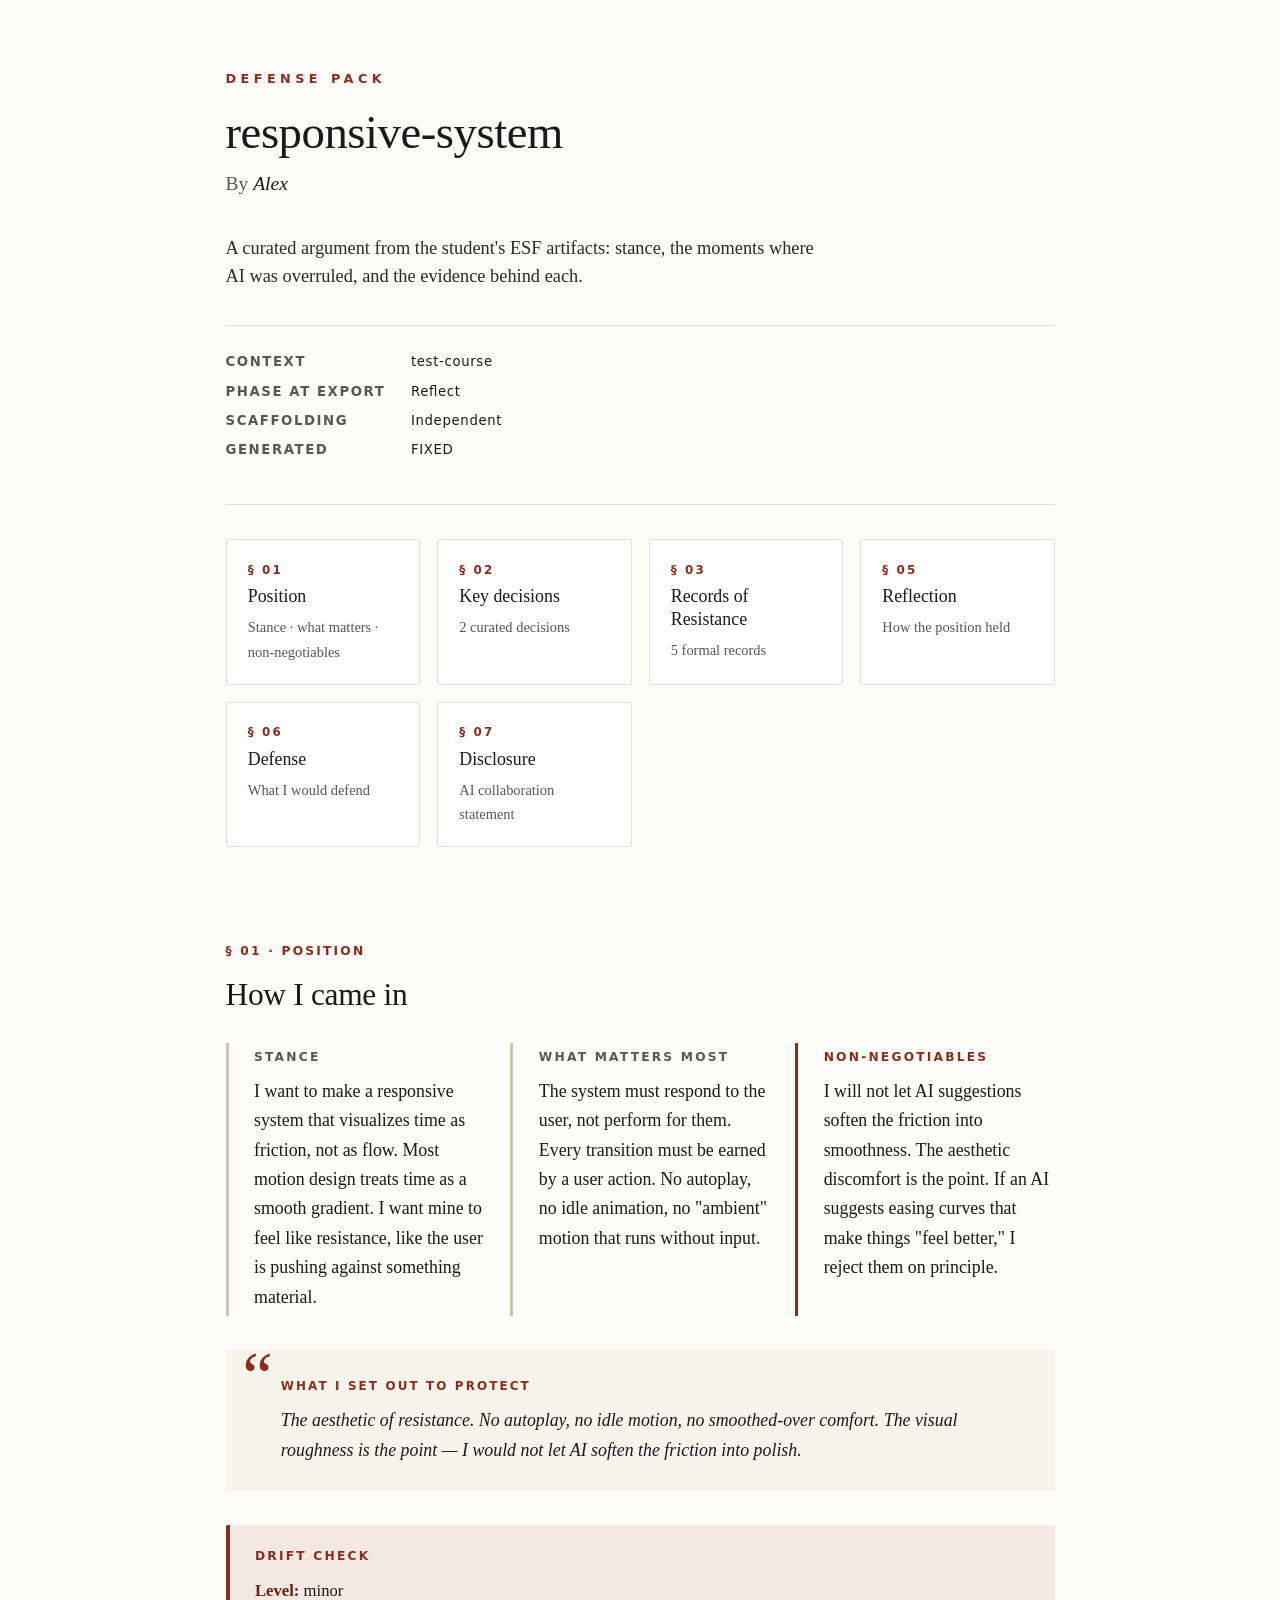
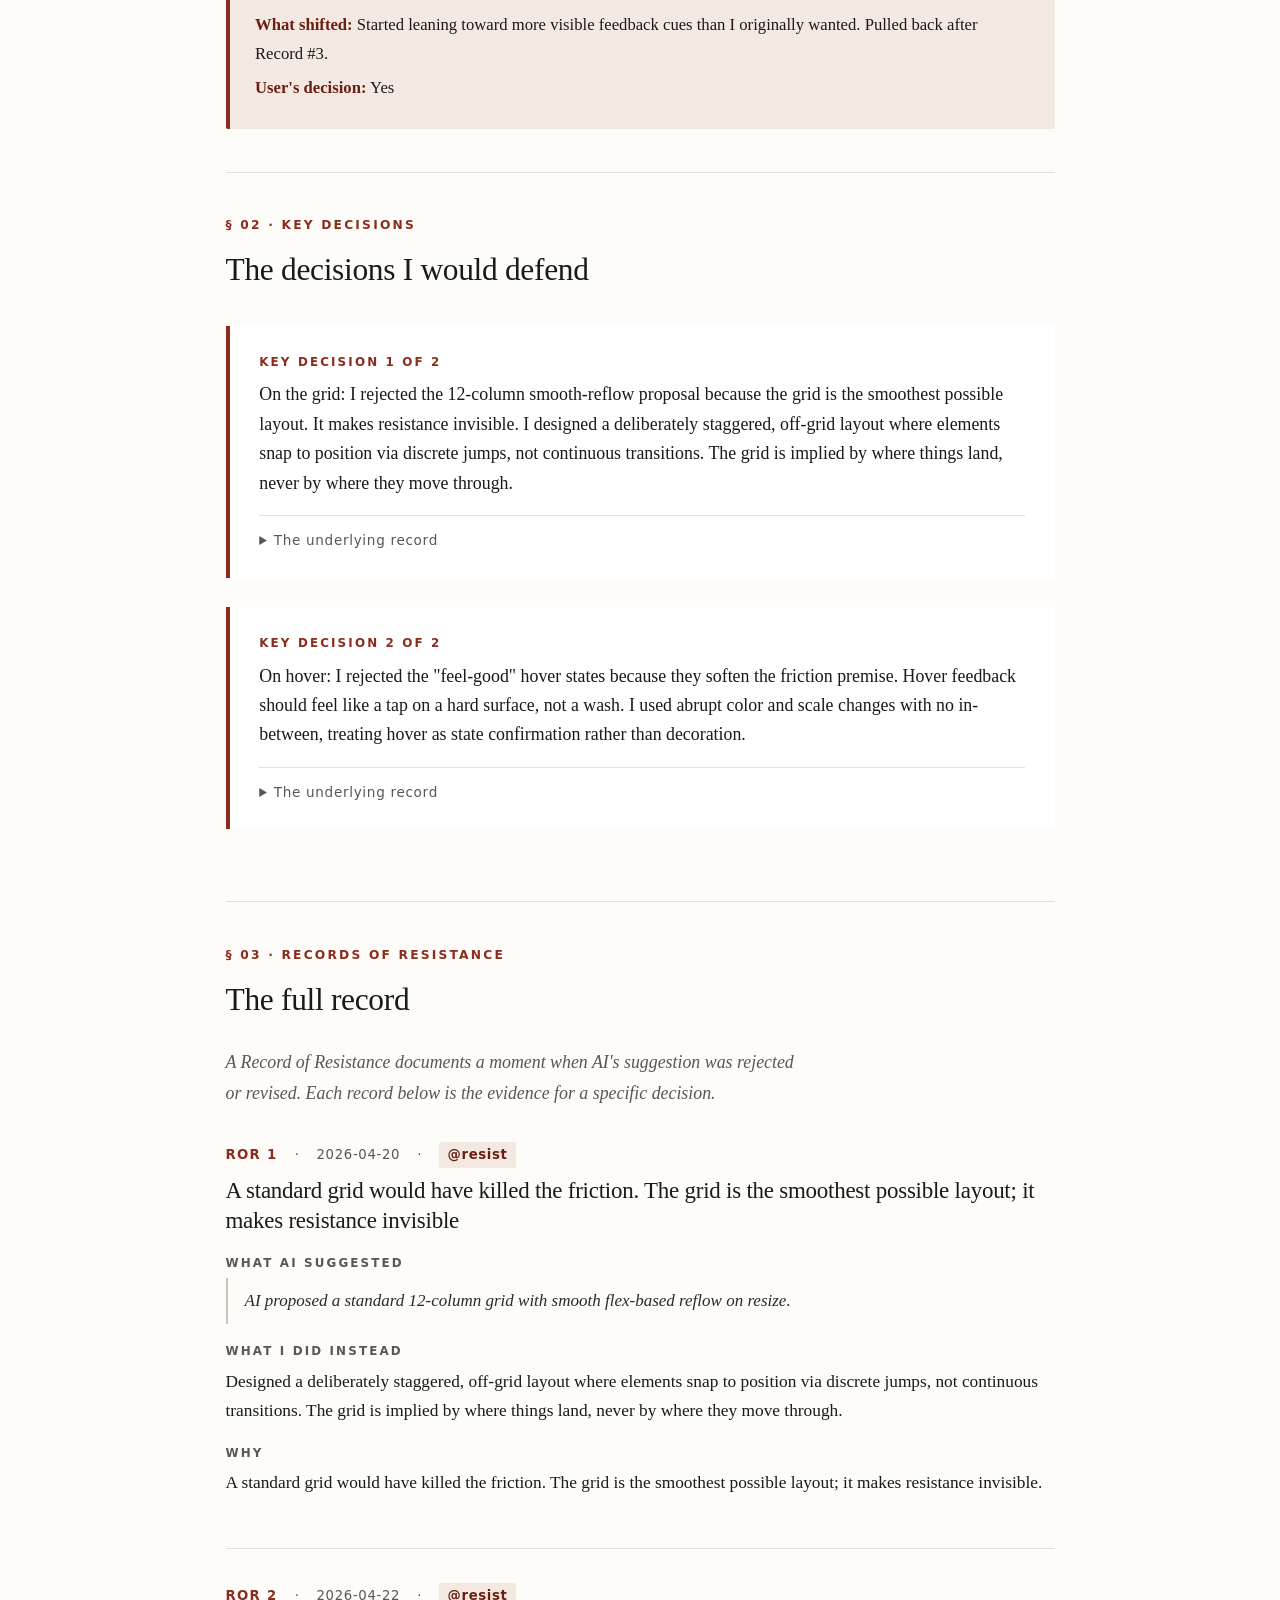
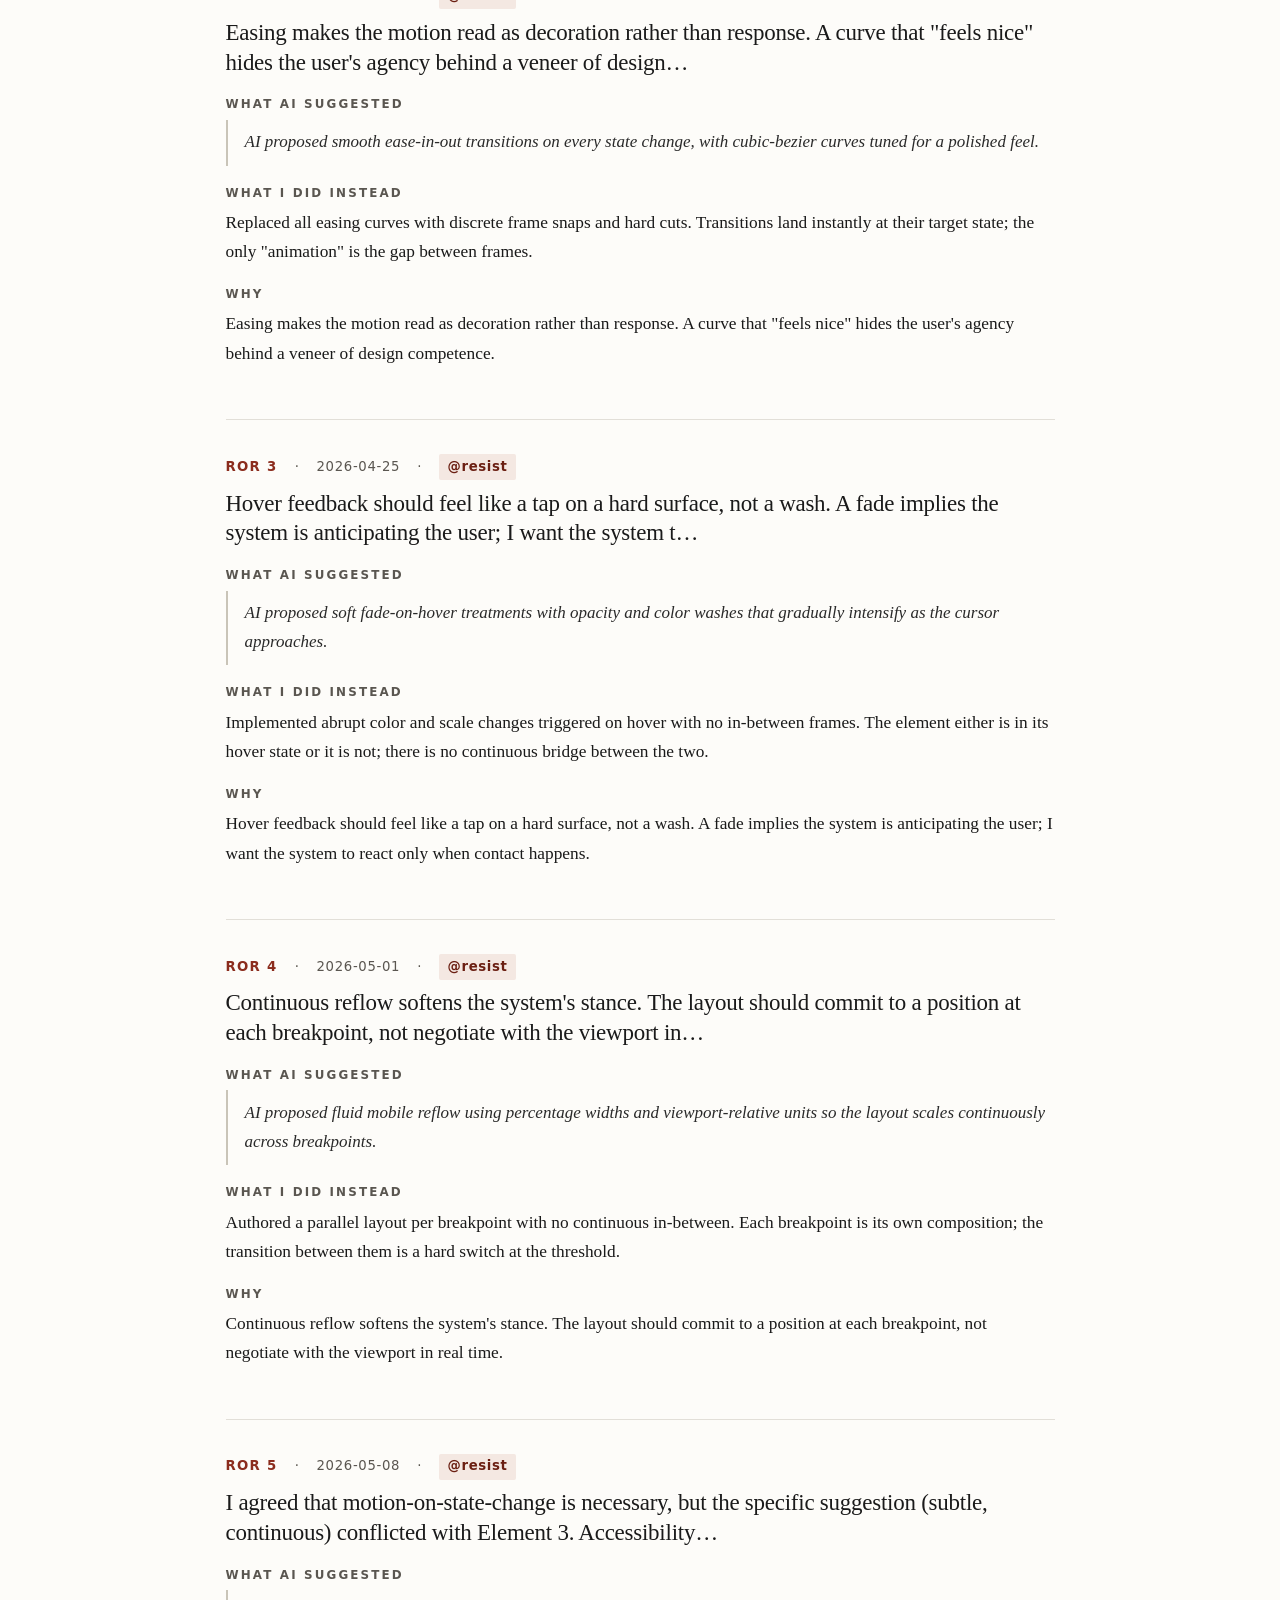
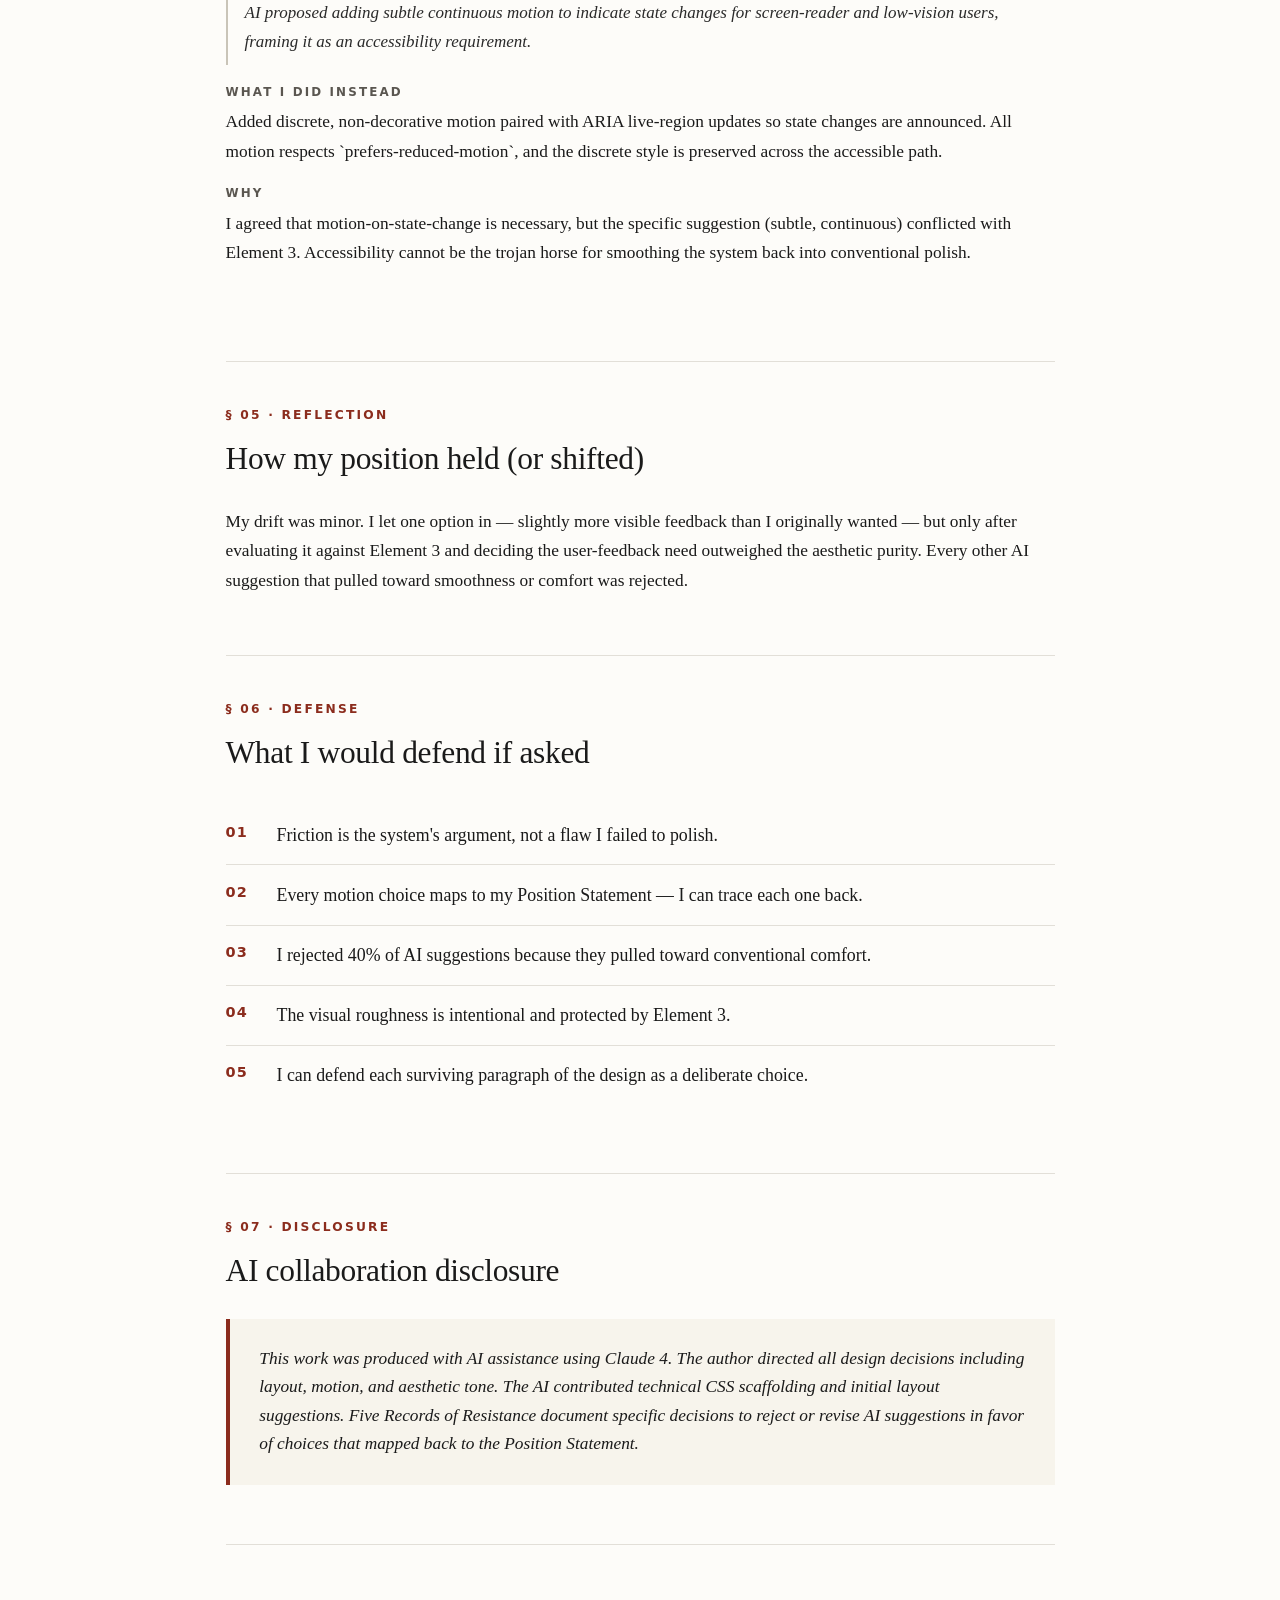
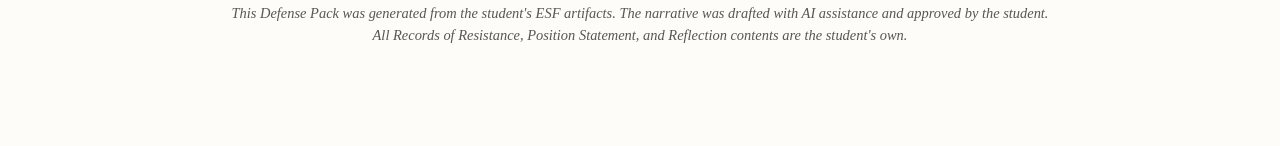
<file: examples/defense-pack/defense-pack.html>
<!doctype html>
<html lang="en">
<head>
  <meta charset="utf-8">
  <meta name="viewport" content="width=device-width, initial-scale=1">
  <title>Defense Pack — responsive-system</title>
  <style>/* Defense Pack — process-book-inspired single-page aesthetic.
   Scholarly typography, left-aligned hero, equal-weight section cards as
   visual TOC, records of resistance featured as full-width sequential
   evidence rather than buried in a collapsed appendix. */

:root {
  --ink: #1a1a1a;
  --ink-soft: #2a2a2a;
  --paper: #fdfcf9;
  --paper-tint: #f7f4ec;
  --rule: #e2dfd8;
  --rule-strong: #c9c4b8;
  --accent: #8b2c1d;
  --accent-soft: #f4e8e2;
  --accent-strong: #6b1f12;
  --muted: #5a5650;
  --warn-bg: #fff8e1;
  --warn-rule: #b45309;
  --critical-bg: #fde8e6;
  --critical-rule: #991b1b;

  font-family: "Iowan Old Style", "Palatino Linotype", "Book Antiqua", Palatino, Georgia, serif;
  font-feature-settings: "kern" 1, "liga" 1, "onum" 1;
  color: var(--ink);
  background: var(--paper);
  line-height: 1.7;
  font-size: 17px;
}

* { box-sizing: border-box; }

body {
  max-width: 880px;
  margin: 0 auto;
  padding: 0 1.5rem 4rem;
}

/* ────────────────────────────────────────────────────────────────
   Hero — left-aligned project framing (not vertically-centered cover)
   ──────────────────────────────────────────────────────────────── */

.hero {
  padding: 4rem 0 2.5rem;
  border-bottom: 1px solid var(--rule);
  margin-bottom: 2rem;
}
.hero .eyebrow {
  margin: 0 0 1rem;
  font-family: "Avenir Next", "Helvetica Neue", system-ui, sans-serif;
  font-size: 0.75rem;
  letter-spacing: 0.35em;
  font-weight: 600;
  color: var(--accent);
  text-transform: uppercase;
}
.hero h1.project {
  margin: 0 0 0.5rem;
  font-size: 2.75rem;
  line-height: 1.1;
  font-weight: normal;
  letter-spacing: -0.01em;
  color: var(--ink);
}
.hero .byline {
  margin: 0 0 2rem;
  font-size: 1.15rem;
  color: var(--muted);
}
.hero .byline .student-name { font-style: italic; color: var(--ink); }
.hero .frame {
  font-size: 1.08rem;
  line-height: 1.55;
  max-width: 65ch;
  margin: 0 0 2rem;
  color: var(--ink-soft);
}
.hero-meta {
  display: grid;
  grid-template-columns: max-content 1fr;
  gap: 0.4rem 1.5rem;
  margin: 0;
  padding-top: 1.5rem;
  border-top: 1px solid var(--rule);
  font-family: "Avenir Next", "Helvetica Neue", system-ui, sans-serif;
  font-size: 0.78rem;
  letter-spacing: 0.05em;
}
.hero-meta dt {
  color: var(--muted);
  text-transform: uppercase;
  letter-spacing: 0.12em;
  font-weight: 600;
}
.hero-meta dd { margin: 0; color: var(--ink); }

/* ────────────────────────────────────────────────────────────────
   Section cards — equal-weight scannable destinations near the top
   (like the process book's 5-block navigation, but adapted to the
   defense-pack's argument sections)
   ──────────────────────────────────────────────────────────────── */

.section-cards {
  display: grid;
  grid-template-columns: repeat(auto-fit, minmax(180px, 1fr));
  gap: 1rem;
  margin: 0 0 3rem;
}
.section-cards a {
  display: block;
  padding: 1.15rem 1.25rem;
  border: 1px solid var(--rule);
  border-radius: 2px;
  background: #fff;
  text-decoration: none;
  color: var(--ink);
  transition: border-color 120ms ease, background 120ms ease;
}
.section-cards a:hover {
  border-color: var(--accent);
  background: var(--accent-soft);
}
.section-cards .card-eyebrow {
  display: block;
  font-family: "Avenir Next", "Helvetica Neue", system-ui, sans-serif;
  font-size: 0.7rem;
  letter-spacing: 0.18em;
  text-transform: uppercase;
  color: var(--accent);
  font-weight: 600;
  margin-bottom: 0.3rem;
}
.section-cards .card-title {
  display: block;
  font-size: 1.05rem;
  line-height: 1.3;
  color: var(--ink);
}
.section-cards .card-meta {
  display: block;
  margin-top: 0.4rem;
  font-size: 0.85rem;
  color: var(--muted);
}

/* ────────────────────────────────────────────────────────────────
   Sections — typographic hierarchy with section eyebrows
   ──────────────────────────────────────────────────────────────── */

section { padding: 2.5rem 0 2.5rem; border-bottom: 1px solid var(--rule); }
section:last-of-type { border-bottom: none; }
.section-eyebrow {
  margin: 0 0 0.4rem;
  font-family: "Avenir Next", "Helvetica Neue", system-ui, sans-serif;
  font-size: 0.72rem;
  letter-spacing: 0.18em;
  font-weight: 600;
  color: var(--accent);
  text-transform: uppercase;
}
section h2 {
  margin: 0 0 1.25rem;
  font-size: 1.85rem;
  font-weight: normal;
  color: var(--ink);
  letter-spacing: -0.01em;
}
section h3 {
  font-size: 1.05rem;
  color: var(--accent-strong);
  margin: 1.5rem 0 0.5rem;
  font-family: "Avenir Next", "Helvetica Neue", system-ui, sans-serif;
  font-weight: 600;
  letter-spacing: 0.02em;
}
section p, section li { font-size: 1.02rem; }
.section-intro {
  font-size: 1.05rem;
  color: var(--muted);
  max-width: 65ch;
  margin: 0 0 2rem;
  font-style: italic;
}

/* ────────────────────────────────────────────────────────────────
   Position pillars
   ──────────────────────────────────────────────────────────────── */

.position-grid {
  display: grid;
  grid-template-columns: repeat(auto-fit, minmax(200px, 1fr));
  gap: 1.5rem;
  margin: 1rem 0 2rem;
}
.position-pillar {
  border-left: 3px solid var(--rule-strong);
  padding: 0.25rem 0 0.25rem 1.5rem;
}
.position-pillar:nth-child(3) { border-left-color: var(--accent); }
.position-pillar h3 {
  margin: 0 0 0.5rem;
  font-size: 0.72rem;
  letter-spacing: 0.18em;
  color: var(--muted);
  text-transform: uppercase;
}
.position-pillar:nth-child(3) h3 { color: var(--accent); }
.position-pillar p { margin: 0; font-size: 1.05rem; line-height: 1.65; }

.protect {
  margin: 2rem 0;
  padding: 1.5rem 1.75rem;
  background: var(--paper-tint);
  border-radius: 2px;
  position: relative;
}
.protect::before {
  content: "“";
  position: absolute;
  top: -0.5rem;
  left: 1rem;
  font-size: 4rem;
  color: var(--accent);
  line-height: 1;
}
.protect h3 {
  margin: 0 0 0.5rem 1.5rem;
  font-size: 0.7rem;
  letter-spacing: 0.18em;
  color: var(--accent);
  text-transform: uppercase;
}
.protect p { margin: 0 0 0 1.5rem; font-size: 1.05rem; font-style: italic; }

.drift {
  margin: 2rem 0 0;
  padding: 1.25rem 1.5rem;
  background: var(--accent-soft);
  border-left: 4px solid var(--accent);
  border-radius: 2px;
}
.drift h3 {
  margin: 0 0 0.6rem;
  font-size: 0.72rem;
  letter-spacing: 0.18em;
  color: var(--accent);
  text-transform: uppercase;
}
.drift p { margin: 0.35rem 0; font-size: 0.98rem; }
.drift p strong { color: var(--accent-strong); }

/* ────────────────────────────────────────────────────────────────
   Key decision argument blocks
   ──────────────────────────────────────────────────────────────── */

.key-decision {
  border-left: 4px solid var(--accent);
  padding: 1.5rem 1.75rem;
  margin: 1.75rem 0;
  background: #fff;
}
.key-decision .kd-num {
  margin: 0 0 0.4rem;
  font-family: "Avenir Next", "Helvetica Neue", system-ui, sans-serif;
  font-size: 0.7rem;
  letter-spacing: 0.18em;
  color: var(--accent);
  text-transform: uppercase;
  font-weight: 600;
}
.key-decision .kd-headline { margin: 0 0 0.6rem; font-size: 1.2rem; font-weight: normal; line-height: 1.3; }
.key-decision .kd-source { margin: 0 0 1rem; font-size: 0.85rem; color: var(--muted); }
.key-decision .kd-source code { background: transparent; color: var(--muted); }
.key-decision .kd-narration { margin: 0.5rem 0 1rem; }
.key-decision .kd-narration p { margin: 0; font-size: 1.05rem; line-height: 1.65; }
.key-decision .kd-evidence { margin-top: 1rem; border-top: 1px solid var(--rule); padding-top: 0.75rem; }
.key-decision .kd-evidence summary {
  cursor: pointer;
  font-family: "Avenir Next", "Helvetica Neue", system-ui, sans-serif;
  font-size: 0.8rem;
  letter-spacing: 0.05em;
  color: var(--muted);
}
.key-decision .kd-evidence h4 {
  margin: 1rem 0 0.3rem;
  font-family: "Avenir Next", "Helvetica Neue", system-ui, sans-serif;
  font-size: 0.7rem;
  letter-spacing: 0.15em;
  color: var(--muted);
  text-transform: uppercase;
  font-weight: 600;
}

/* ────────────────────────────────────────────────────────────────
   Records of Resistance — featured, full-width sequential
   (Sample-inspired header: `RoR N · date · milestone · @resist · headline`)
   ──────────────────────────────────────────────────────────────── */

.record {
  margin: 2rem 0 0;
  padding: 0 0 2rem;
  border-bottom: 1px solid var(--rule);
}
.record:last-of-type { border-bottom: none; }
.record .record-header {
  display: flex;
  flex-wrap: wrap;
  gap: 0.5rem 1rem;
  align-items: baseline;
  margin: 0 0 0.5rem;
  font-family: "Avenir Next", "Helvetica Neue", system-ui, sans-serif;
  font-size: 0.78rem;
  letter-spacing: 0.05em;
  color: var(--muted);
}
.record .record-header .ror-num {
  color: var(--accent);
  font-weight: 600;
  letter-spacing: 0.1em;
  text-transform: uppercase;
}
.record .record-header .tag {
  background: var(--accent-soft);
  color: var(--accent-strong);
  padding: 0.1rem 0.5rem;
  border-radius: 2px;
  font-weight: 600;
}
.record h3.record-title {
  margin: 0 0 1rem;
  font-size: 1.35rem;
  font-family: "Iowan Old Style", "Palatino Linotype", "Book Antiqua", Palatino, Georgia, serif;
  font-weight: normal;
  letter-spacing: -0.01em;
  color: var(--ink);
  line-height: 1.3;
}
.record .field-label {
  font-family: "Avenir Next", "Helvetica Neue", system-ui, sans-serif;
  font-size: 0.7rem;
  letter-spacing: 0.18em;
  font-weight: 600;
  color: var(--muted);
  text-transform: uppercase;
  margin: 1rem 0 0.3rem;
}
.record blockquote.suggested {
  margin: 0.3rem 0 1rem;
  padding: 0.5rem 0 0.5rem 1rem;
  border-left: 2px solid var(--rule-strong);
  font-style: italic;
  color: var(--ink-soft);
}
.record p { margin: 0 0 1rem; }
.record .source-line {
  font-family: "Avenir Next", "Helvetica Neue", system-ui, sans-serif;
  font-size: 0.78rem;
  color: var(--muted);
  margin: 1rem 0 0;
}
.record .source-line code {
  background: transparent;
  color: var(--muted);
  font-size: inherit;
}
.record .inline-block {
  margin: 0.5rem 0 0;
  padding: 0.75rem 1rem;
  background: #fafafa;
  border-left: 2px solid var(--rule-strong);
  white-space: pre-wrap;
  font-family: "Iowan Old Style", "Palatino Linotype", "Book Antiqua", Palatino, Georgia, serif;
  font-size: 0.97rem;
  line-height: 1.55;
}

/* ────────────────────────────────────────────────────────────────
   Process Blog Timeline — sessions as row-cards with tag counts
   (Process-book sample inspired: "Week 05 · @shift ×1 @resist ×1 @default ×2")
   ──────────────────────────────────────────────────────────────── */

.timeline { margin: 1.5rem 0 0; }
.session-row {
  margin: 0.5rem 0;
  border: 1px solid var(--rule);
  border-radius: 2px;
  background: #fff;
}
.session-row > summary {
  list-style: none;
  cursor: pointer;
  display: flex;
  flex-wrap: wrap;
  align-items: center;
  gap: 0.5rem 1rem;
  padding: 0.85rem 1.15rem;
}
.session-row > summary::-webkit-details-marker { display: none; }
.session-row > summary::after {
  content: "+";
  margin-left: auto;
  color: var(--accent);
  font-size: 1.1rem;
  line-height: 1;
}
.session-row[open] > summary::after { content: "−"; }
.session-row .session-id {
  font-family: "Avenir Next", "Helvetica Neue", system-ui, sans-serif;
  font-size: 0.78rem;
  letter-spacing: 0.1em;
  color: var(--accent);
  font-weight: 600;
  text-transform: uppercase;
  min-width: 6rem;
}
.session-row .session-title { font-size: 1rem; color: var(--ink); }
.session-row .tag-counts {
  font-family: "Avenir Next", "Helvetica Neue", system-ui, sans-serif;
  font-size: 0.75rem;
  color: var(--muted);
  letter-spacing: 0.04em;
}
.session-row .tag-counts .resist { color: var(--accent); font-weight: 600; }
.session-row[open] {
  border-color: var(--accent);
}
.session-row .session-records {
  padding: 0 1.15rem 1rem;
  border-top: 1px solid var(--rule);
}
.session-row .session-records .record { margin-top: 1rem; padding-bottom: 1.25rem; }

/* ────────────────────────────────────────────────────────────────
   Process metrics, disclosure, closing list, gaps, presenter
   ──────────────────────────────────────────────────────────────── */

.process-metrics {
  margin: 2rem 0 0;
  padding: 1.5rem 1.75rem;
  background: var(--paper-tint);
  border-radius: 2px;
}
.process-metrics h3 {
  margin: 0 0 1rem;
  font-size: 0.72rem;
  letter-spacing: 0.18em;
  color: var(--accent);
  text-transform: uppercase;
}
.metrics-grid { display: grid; grid-template-columns: repeat(auto-fit, minmax(120px, 1fr)); gap: 1rem; }
.metric { display: flex; flex-direction: column; align-items: center; padding: 0.75rem 0.5rem; background: rgba(255,255,255,0.55); border-radius: 2px; }
.metric-num { font-size: 1.85rem; color: var(--accent); font-weight: normal; line-height: 1; margin-bottom: 0.3rem; }
.metric-label {
  font-family: "Avenir Next", "Helvetica Neue", system-ui, sans-serif;
  font-size: 0.7rem;
  letter-spacing: 0.05em;
  text-transform: uppercase;
  color: var(--muted);
  text-align: center;
  line-height: 1.3;
}
.metrics-note { margin: 0.75rem 0 0; font-size: 0.85rem; color: var(--muted); }

.defend-list { margin: 1.5rem 0; padding: 0; list-style: none; counter-reset: defend; }
.defend-list li {
  counter-increment: defend;
  padding: 0.85rem 0 0.85rem 3rem;
  border-bottom: 1px solid var(--rule);
  font-size: 1.05rem;
  position: relative;
}
.defend-list li:last-child { border-bottom: none; }
.defend-list li::before {
  content: counter(defend, decimal-leading-zero);
  position: absolute;
  left: 0;
  top: 0.85rem;
  color: var(--accent);
  font-family: "Avenir Next", "Helvetica Neue", system-ui, sans-serif;
  font-size: 0.85rem;
  letter-spacing: 0.08em;
  font-weight: 600;
}

.disclosure {
  background: var(--paper-tint);
  padding: 1.5rem 1.75rem;
  border-left: 4px solid var(--accent);
  margin: 0;
  font-style: italic;
  font-size: 1.02rem;
  line-height: 1.65;
}

.gaps {
  background: var(--warn-bg);
  border-left: 4px solid var(--warn-rule);
  padding: 1.25rem 1.5rem;
  margin: 2rem 0;
  border-radius: 2px;
}
.gaps h3 {
  margin: 0 0 0.75rem;
  color: var(--warn-rule);
  font-size: 0.85rem;
  letter-spacing: 0.1em;
  text-transform: uppercase;
}
.gaps .gap { margin: 0.6rem 0; padding: 0.7rem 0.9rem; border-radius: 2px; font-size: 0.95rem; }
.gaps .gap.hard_stop { background: var(--critical-bg); border-left: 3px solid var(--critical-rule); }
.gaps .gap.warning { background: #fff7ed; border-left: 3px solid var(--warn-rule); }
.gaps .gap strong { color: var(--accent-strong); }

.meta-footer {
  color: var(--muted);
  font-size: 0.85rem;
  font-style: italic;
  padding: 2.5rem 0 1rem;
  text-align: center;
  line-height: 1.55;
  border-top: 1px solid var(--rule);
  margin-top: 1rem;
}

.presenter-notes {
  display: none;
  background: #fef9e7;
  padding: 0.85rem 1rem;
  border-radius: 2px;
  margin: 0.75rem 0;
  font-size: 0.95rem;
  border-left: 3px solid #d4a017;
}
.presenter-notes strong {
  font-family: "Avenir Next", "Helvetica Neue", system-ui, sans-serif;
  font-size: 0.7rem;
  letter-spacing: 0.18em;
  text-transform: uppercase;
  color: #92750f;
  display: block;
  margin-bottom: 0.3rem;
}
body.presenter .presenter-notes { display: block; }

#presenter-toggle {
  position: fixed;
  bottom: 1.5rem;
  right: 1.5rem;
  padding: 0.65rem 1rem;
  background: var(--accent);
  color: #fff;
  border: none;
  border-radius: 2px;
  cursor: pointer;
  font-family: "Avenir Next", "Helvetica Neue", system-ui, sans-serif;
  font-size: 0.75rem;
  letter-spacing: 0.12em;
  text-transform: uppercase;
  font-weight: 600;
  box-shadow: 0 4px 12px rgba(139, 44, 29, 0.18);
}

/* ────────────────────────────────────────────────────────────────
   Print
   ──────────────────────────────────────────────────────────────── */

@page {
  size: letter;
  margin: 0.85in;
  @top-left { content: "Defense Pack"; font-family: "Avenir Next", "Helvetica Neue", system-ui, sans-serif; color: #999; font-size: 8pt; letter-spacing: 0.15em; }
  @bottom-center { content: counter(page) " / " counter(pages); font-family: "Avenir Next", "Helvetica Neue", system-ui, sans-serif; color: #999; font-size: 8pt; }
}

@media print {
  body { max-width: none; margin: 0; padding: 0; background: #fff; }
  #presenter-toggle { display: none; }
  section { page-break-inside: avoid; break-inside: avoid; padding: 2rem 0; }
  .key-decision, .record { page-break-inside: avoid; break-inside: avoid; }
  .hero { padding: 0 0 2rem; border-bottom: 1px solid var(--rule); }
  .section-cards { display: none; }   /* nav is digital-only */
}
</style>
</head>
<body>

  <!-- Hero: project framing, left-aligned (not centered title-page) -->
  <header class="hero">
    <p class="eyebrow">Defense Pack</p>
    <h1 class="project">responsive-system</h1>
    <p class="byline">By <span class="student-name">Alex</span></p>
    <p class="frame">A curated argument from the student's ESF artifacts: stance, the moments where AI was overruled, and the evidence behind each.</p>
    <dl class="hero-meta">
      <dt>Context</dt><dd>test-course</dd>
      <dt>Phase at export</dt><dd>Reflect</dd>
      <dt>Scaffolding</dt><dd>Independent</dd>
      <dt>Generated</dt><dd>FIXED</dd>
    </dl>
  </header>

  

  <!-- Section cards: equal-weight scannable destinations -->
  <nav class="section-cards" aria-label="Table of contents">
    <a href="#position"><span class="card-eyebrow">§ 01</span><span class="card-title">Position</span><span class="card-meta">Stance · what matters · non-negotiables</span></a>
<a href="#decisions"><span class="card-eyebrow">§ 02</span><span class="card-title">Key decisions</span><span class="card-meta">2 curated decisions</span></a>
<a href="#records"><span class="card-eyebrow">§ 03</span><span class="card-title">Records of Resistance</span><span class="card-meta">5 formal records</span></a>
<a href="#reflection"><span class="card-eyebrow">§ 05</span><span class="card-title">Reflection</span><span class="card-meta">How the position held</span></a>
<a href="#closing"><span class="card-eyebrow">§ 06</span><span class="card-title">Defense</span><span class="card-meta">What I would defend</span></a>
<a href="#disclosure"><span class="card-eyebrow">§ 07</span><span class="card-title">Disclosure</span><span class="card-meta">AI collaboration statement</span></a>
  </nav>

  

  <section id="position">
    <p class="section-eyebrow">§ 01 · Position</p>
    <h2>How I came in</h2>
    <div class="position-grid">
      <div class="position-pillar"><h3>Stance</h3><p>I want to make a responsive system that visualizes time as friction, not as flow. Most motion design treats time as a smooth gradient. I want mine to feel like resistance, like the user is pushing against something material.</p></div>
      <div class="position-pillar"><h3>What matters most</h3><p>The system must respond to the user, not perform for them. Every transition must be earned by a user action. No autoplay, no idle animation, no &quot;ambient&quot; motion that runs without input.</p></div>
      <div class="position-pillar"><h3>Non-negotiables</h3><p>I will not let AI suggestions soften the friction into smoothness. The aesthetic discomfort is the point. If an AI suggests easing curves that make things &quot;feel better,&quot; I reject them on principle.</p></div>
    </div>
    <div class="protect"><h3>What I set out to protect</h3><p>The aesthetic of resistance. No autoplay, no idle motion, no smoothed-over comfort. The visual roughness is the point — I would not let AI soften the friction into polish.</p></div>
    
<div class="drift">
  <h3>Drift check</h3>
  <p><strong>Level:</strong> minor</p>
  <p><strong>What shifted:</strong> Started leaning toward more visible feedback cues than I originally wanted. Pulled back after Record #3.</p>
  <p><strong>User's decision:</strong> Yes</p>
</div>

  </section>

  <section id="decisions">
    <p class="section-eyebrow">§ 02 · Key decisions</p>
    <h2>The decisions I would defend</h2>
    
<article class="key-decision" id="ror-1">
  <p class="kd-num">Key decision 1 of 2</p>
  
  <div class="kd-narration"><p>On the grid: I rejected the 12-column smooth-reflow proposal because the grid is the smoothest possible layout. It makes resistance invisible. I designed a deliberately staggered, off-grid layout where elements snap to position via discrete jumps, not continuous transitions. The grid is implied by where things land, never by where they move through.</p></div>
  
  
<details class="kd-evidence">
  <summary>The underlying record</summary>
  <h4>What AI suggested</h4><p>AI proposed a standard 12-column grid with smooth flex-based reflow on resize.</p><h4>Why I overruled it</h4><p>A standard grid would have killed the friction. The grid is the smoothest possible layout; it makes resistance invisible.</p><h4>What I did instead</h4><p>Designed a deliberately staggered, off-grid layout where elements snap to position via discrete jumps, not continuous transitions. The grid is implied by where things land, never by where they move through.</p>
</details>

</article>


<article class="key-decision" id="ror-3">
  <p class="kd-num">Key decision 2 of 2</p>
  
  <div class="kd-narration"><p>On hover: I rejected the &quot;feel-good&quot; hover states because they soften the friction premise. Hover feedback should feel like a tap on a hard surface, not a wash. I used abrupt color and scale changes with no in-between, treating hover as state confirmation rather than decoration.</p></div>
  
  
<details class="kd-evidence">
  <summary>The underlying record</summary>
  <h4>What AI suggested</h4><p>AI proposed soft fade-on-hover treatments with opacity and color washes that gradually intensify as the cursor approaches.</p><h4>Why I overruled it</h4><p>Hover feedback should feel like a tap on a hard surface, not a wash. A fade implies the system is anticipating the user; I want the system to react only when contact happens.</p><h4>What I did instead</h4><p>Implemented abrupt color and scale changes triggered on hover with no in-between frames. The element either is in its hover state or it is not; there is no continuous bridge between the two.</p>
</details>

</article>

    
  </section>

  <section id="records">
    <p class="section-eyebrow">§ 03 · Records of Resistance</p>
    <h2>The full record</h2>
    <p class="section-intro">A Record of Resistance documents a moment when AI's suggestion was rejected or revised. Each record below is the evidence for a specific decision.</p>
    
<article class="record" id="ror-1">
  <div class="record-header"><span class="ror-num">RoR 1</span> <span aria-hidden="true">·</span> <span class="ror-date">2026-04-20</span> <span aria-hidden="true">·</span> <span class="tag">@resist</span></div>
  <h3 class="record-title">A standard grid would have killed the friction. The grid is the smoothest possible layout; it makes resistance invisible</h3>
  <p class="field-label">What AI suggested</p><blockquote class="suggested">AI proposed a standard 12-column grid with smooth flex-based reflow on resize.</blockquote><p class="field-label">What I did instead</p><p>Designed a deliberately staggered, off-grid layout where elements snap to position via discrete jumps, not continuous transitions. The grid is implied by where things land, never by where they move through.</p><p class="field-label">Why</p><p>A standard grid would have killed the friction. The grid is the smoothest possible layout; it makes resistance invisible.</p>
  
</article>


<article class="record" id="ror-2">
  <div class="record-header"><span class="ror-num">RoR 2</span> <span aria-hidden="true">·</span> <span class="ror-date">2026-04-22</span> <span aria-hidden="true">·</span> <span class="tag">@resist</span></div>
  <h3 class="record-title">Easing makes the motion read as decoration rather than response. A curve that &quot;feels nice&quot; hides the user&#x27;s agency behind a veneer of design…</h3>
  <p class="field-label">What AI suggested</p><blockquote class="suggested">AI proposed smooth ease-in-out transitions on every state change, with cubic-bezier curves tuned for a polished feel.</blockquote><p class="field-label">What I did instead</p><p>Replaced all easing curves with discrete frame snaps and hard cuts. Transitions land instantly at their target state; the only &quot;animation&quot; is the gap between frames.</p><p class="field-label">Why</p><p>Easing makes the motion read as decoration rather than response. A curve that &quot;feels nice&quot; hides the user&#x27;s agency behind a veneer of design competence.</p>
  
</article>


<article class="record" id="ror-3">
  <div class="record-header"><span class="ror-num">RoR 3</span> <span aria-hidden="true">·</span> <span class="ror-date">2026-04-25</span> <span aria-hidden="true">·</span> <span class="tag">@resist</span></div>
  <h3 class="record-title">Hover feedback should feel like a tap on a hard surface, not a wash. A fade implies the system is anticipating the user; I want the system t…</h3>
  <p class="field-label">What AI suggested</p><blockquote class="suggested">AI proposed soft fade-on-hover treatments with opacity and color washes that gradually intensify as the cursor approaches.</blockquote><p class="field-label">What I did instead</p><p>Implemented abrupt color and scale changes triggered on hover with no in-between frames. The element either is in its hover state or it is not; there is no continuous bridge between the two.</p><p class="field-label">Why</p><p>Hover feedback should feel like a tap on a hard surface, not a wash. A fade implies the system is anticipating the user; I want the system to react only when contact happens.</p>
  
</article>


<article class="record" id="ror-4">
  <div class="record-header"><span class="ror-num">RoR 4</span> <span aria-hidden="true">·</span> <span class="ror-date">2026-05-01</span> <span aria-hidden="true">·</span> <span class="tag">@resist</span></div>
  <h3 class="record-title">Continuous reflow softens the system&#x27;s stance. The layout should commit to a position at each breakpoint, not negotiate with the viewport in…</h3>
  <p class="field-label">What AI suggested</p><blockquote class="suggested">AI proposed fluid mobile reflow using percentage widths and viewport-relative units so the layout scales continuously across breakpoints.</blockquote><p class="field-label">What I did instead</p><p>Authored a parallel layout per breakpoint with no continuous in-between. Each breakpoint is its own composition; the transition between them is a hard switch at the threshold.</p><p class="field-label">Why</p><p>Continuous reflow softens the system&#x27;s stance. The layout should commit to a position at each breakpoint, not negotiate with the viewport in real time.</p>
  
</article>


<article class="record" id="ror-5">
  <div class="record-header"><span class="ror-num">RoR 5</span> <span aria-hidden="true">·</span> <span class="ror-date">2026-05-08</span> <span aria-hidden="true">·</span> <span class="tag">@resist</span></div>
  <h3 class="record-title">I agreed that motion-on-state-change is necessary, but the specific suggestion (subtle, continuous) conflicted with Element 3. Accessibility…</h3>
  <p class="field-label">What AI suggested</p><blockquote class="suggested">AI proposed adding subtle continuous motion to indicate state changes for screen-reader and low-vision users, framing it as an accessibility requirement.</blockquote><p class="field-label">What I did instead</p><p>Added discrete, non-decorative motion paired with ARIA live-region updates so state changes are announced. All motion respects `prefers-reduced-motion`, and the discrete style is preserved across the accessible path.</p><p class="field-label">Why</p><p>I agreed that motion-on-state-change is necessary, but the specific suggestion (subtle, continuous) conflicted with Element 3. Accessibility cannot be the trojan horse for smoothing the system back into conventional polish.</p>
  
</article>

  </section>

  

  <section id="reflection">
    <p class="section-eyebrow">§ 05 · Reflection</p>
    <h2>How my position held (or shifted)</h2>
    <p>My drift was minor. I let one option in — slightly more visible feedback than I originally wanted — but only after evaluating it against Element 3 and deciding the user-feedback need outweighed the aesthetic purity. Every other AI suggestion that pulled toward smoothness or comfort was rejected.</p>
  </section>

  <section id="closing">
    <p class="section-eyebrow">§ 06 · Defense</p>
    <h2>What I would defend if asked</h2>
    <ol class="defend-list"><li>Friction is the system&#x27;s argument, not a flaw I failed to polish.</li><li>Every motion choice maps to my Position Statement — I can trace each one back.</li><li>I rejected 40% of AI suggestions because they pulled toward conventional comfort.</li><li>The visual roughness is intentional and protected by Element 3.</li><li>I can defend each surviving paragraph of the design as a deliberate choice.</li></ol>
  </section>

  <section id="disclosure">
    <p class="section-eyebrow">§ 07 · Disclosure</p>
    <h2>AI collaboration disclosure</h2>
    <blockquote class="disclosure">This work was produced with AI assistance using Claude 4. The author directed all design decisions including layout, motion, and aesthetic tone. The AI contributed technical CSS scaffolding and initial layout suggestions. Five Records of Resistance document specific decisions to reject or revise AI suggestions in favor of choices that mapped back to the Position Statement.</blockquote>
  </section>

  <footer class="meta-footer">
    <p>This Defense Pack was generated from the student's ESF artifacts. The narrative was drafted with AI assistance and approved by the student. All Records of Resistance, Position Statement, and Reflection contents are the student's own.</p>
  </footer>

  <button id="presenter-toggle" aria-label="Toggle presenter mode" hidden>Presenter</button>
  <script>
    // Presenter mode: append ?presenter=1 to the URL or click the Presenter button.
    (function() {
      const hasPresenterNotes = document.querySelector('.presenter-notes') !== null;
      const btn = document.getElementById('presenter-toggle');
      if (hasPresenterNotes) {
        btn.hidden = false;
        const params = new URLSearchParams(location.search);
        if (params.get('presenter') === '1') document.body.classList.add('presenter');
        btn.addEventListener('click', () => {
          document.body.classList.toggle('presenter');
          const url = new URL(location.href);
          if (document.body.classList.contains('presenter')) url.searchParams.set('presenter', '1');
          else url.searchParams.delete('presenter');
          history.replaceState(null, '', url);
        });
      }
      // Process blog timeline sessions collapsed by default; record blocks visible.
      document.querySelectorAll('details.session-row').forEach(d => d.open = false);
    })();
  </script>
</body>
</html>
</file>
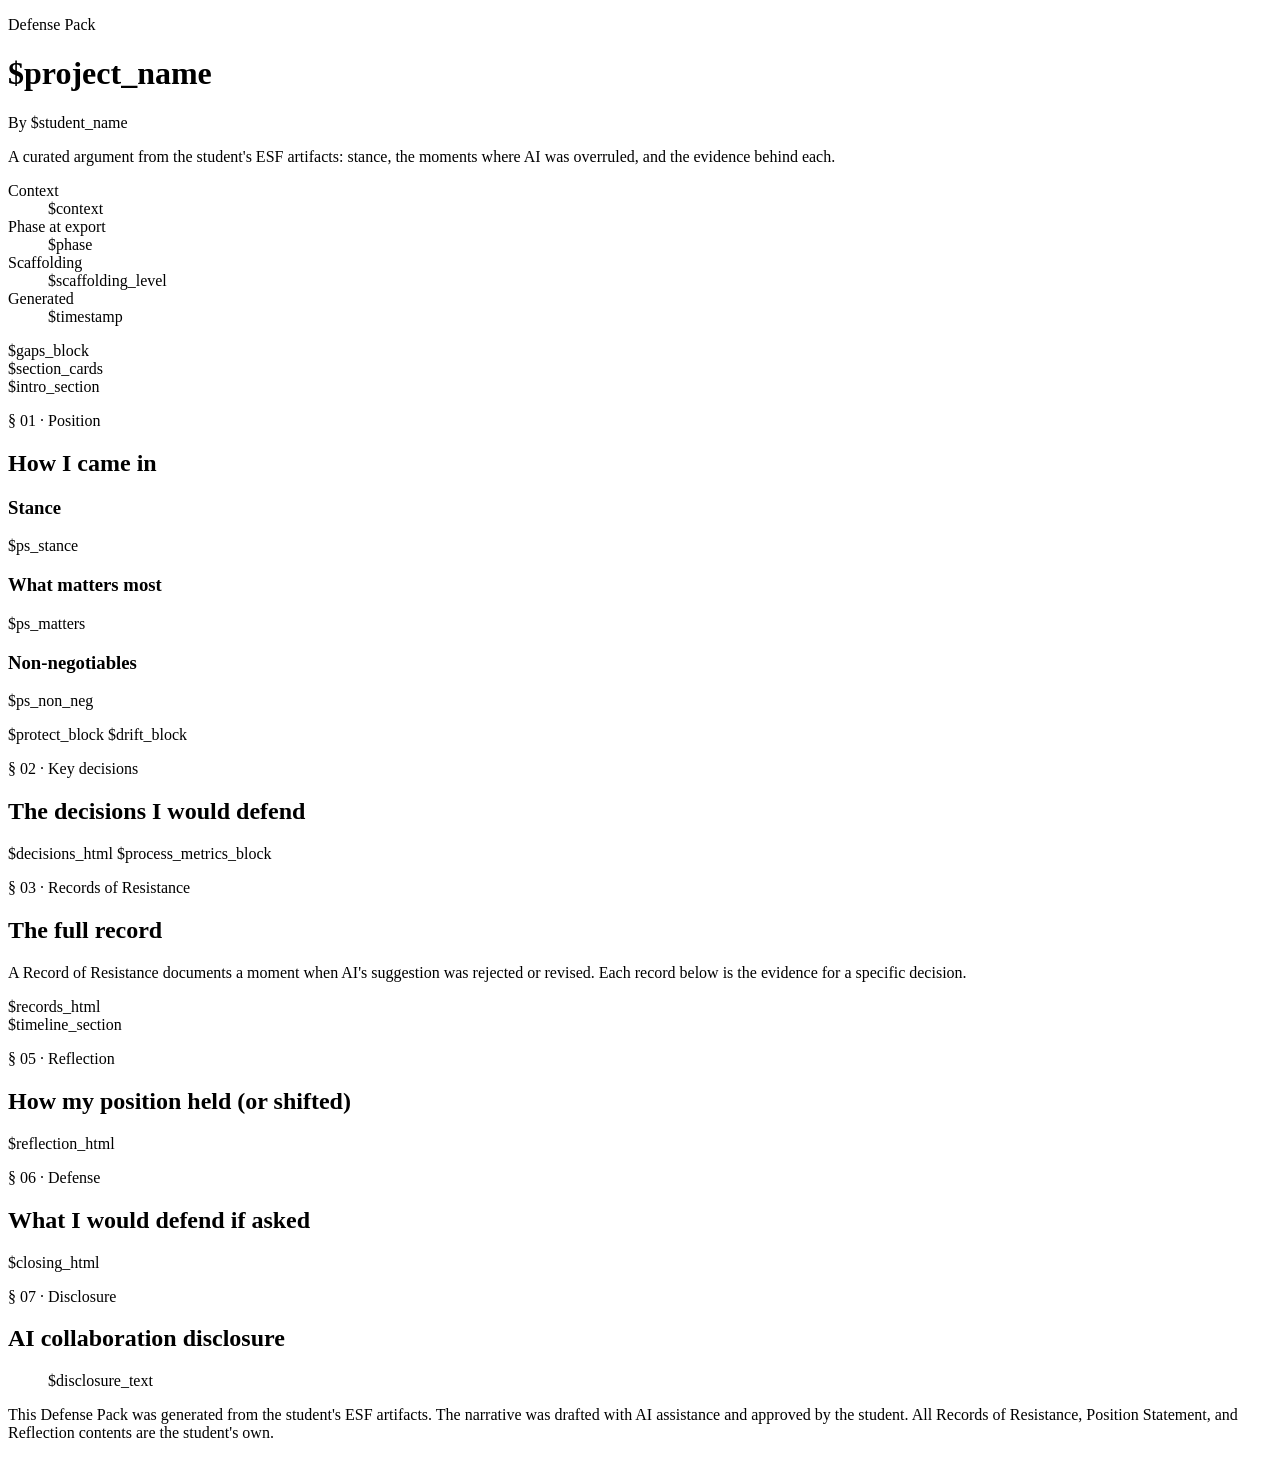
<file: .claude/skills/esf-defense-pack/render/template.html>
<!doctype html>
<html lang="en">
<head>
  <meta charset="utf-8">
  <meta name="viewport" content="width=device-width, initial-scale=1">
  <title>Defense Pack — $project_name</title>
  <style>$print_css</style>
</head>
<body>

  <!-- Hero: project framing, left-aligned (not centered title-page) -->
  <header class="hero">
    <p class="eyebrow">Defense Pack</p>
    <h1 class="project">$project_name</h1>
    <p class="byline">By <span class="student-name">$student_name</span></p>
    <p class="frame">A curated argument from the student's ESF artifacts: stance, the moments where AI was overruled, and the evidence behind each.</p>
    <dl class="hero-meta">
      <dt>Context</dt><dd>$context</dd>
      <dt>Phase at export</dt><dd>$phase</dd>
      <dt>Scaffolding</dt><dd>$scaffolding_level</dd>
      <dt>Generated</dt><dd>$timestamp</dd>
    </dl>
  </header>

  $gaps_block

  <!-- Section cards: equal-weight scannable destinations -->
  <nav class="section-cards" aria-label="Table of contents">
    $section_cards
  </nav>

  $intro_section

  <section id="position">
    <p class="section-eyebrow">§ 01 · Position</p>
    <h2>How I came in</h2>
    <div class="position-grid">
      <div class="position-pillar"><h3>Stance</h3><p>$ps_stance</p></div>
      <div class="position-pillar"><h3>What matters most</h3><p>$ps_matters</p></div>
      <div class="position-pillar"><h3>Non-negotiables</h3><p>$ps_non_neg</p></div>
    </div>
    $protect_block
    $drift_block
  </section>

  <section id="decisions">
    <p class="section-eyebrow">§ 02 · Key decisions</p>
    <h2>The decisions I would defend</h2>
    $decisions_html
    $process_metrics_block
  </section>

  <section id="records">
    <p class="section-eyebrow">§ 03 · Records of Resistance</p>
    <h2>The full record</h2>
    <p class="section-intro">A Record of Resistance documents a moment when AI's suggestion was rejected or revised. Each record below is the evidence for a specific decision.</p>
    $records_html
  </section>

  $timeline_section

  <section id="reflection">
    <p class="section-eyebrow">§ 05 · Reflection</p>
    <h2>How my position held (or shifted)</h2>
    $reflection_html
  </section>

  <section id="closing">
    <p class="section-eyebrow">§ 06 · Defense</p>
    <h2>What I would defend if asked</h2>
    $closing_html
  </section>

  <section id="disclosure">
    <p class="section-eyebrow">§ 07 · Disclosure</p>
    <h2>AI collaboration disclosure</h2>
    <blockquote class="disclosure">$disclosure_text</blockquote>
  </section>

  <footer class="meta-footer">
    <p>This Defense Pack was generated from the student's ESF artifacts. The narrative was drafted with AI assistance and approved by the student. All Records of Resistance, Position Statement, and Reflection contents are the student's own.</p>
  </footer>

  <button id="presenter-toggle" aria-label="Toggle presenter mode" hidden>Presenter</button>
  <script>
    // Presenter mode: append ?presenter=1 to the URL or click the Presenter button.
    (function() {
      const hasPresenterNotes = document.querySelector('.presenter-notes') !== null;
      const btn = document.getElementById('presenter-toggle');
      if (hasPresenterNotes) {
        btn.hidden = false;
        const params = new URLSearchParams(location.search);
        if (params.get('presenter') === '1') document.body.classList.add('presenter');
        btn.addEventListener('click', () => {
          document.body.classList.toggle('presenter');
          const url = new URL(location.href);
          if (document.body.classList.contains('presenter')) url.searchParams.set('presenter', '1');
          else url.searchParams.delete('presenter');
          history.replaceState(null, '', url);
        });
      }
      // Process blog timeline sessions collapsed by default; record blocks visible.
      document.querySelectorAll('details.session-row').forEach(d => d.open = false);
    })();
  </script>
</body>
</html>
</file>
